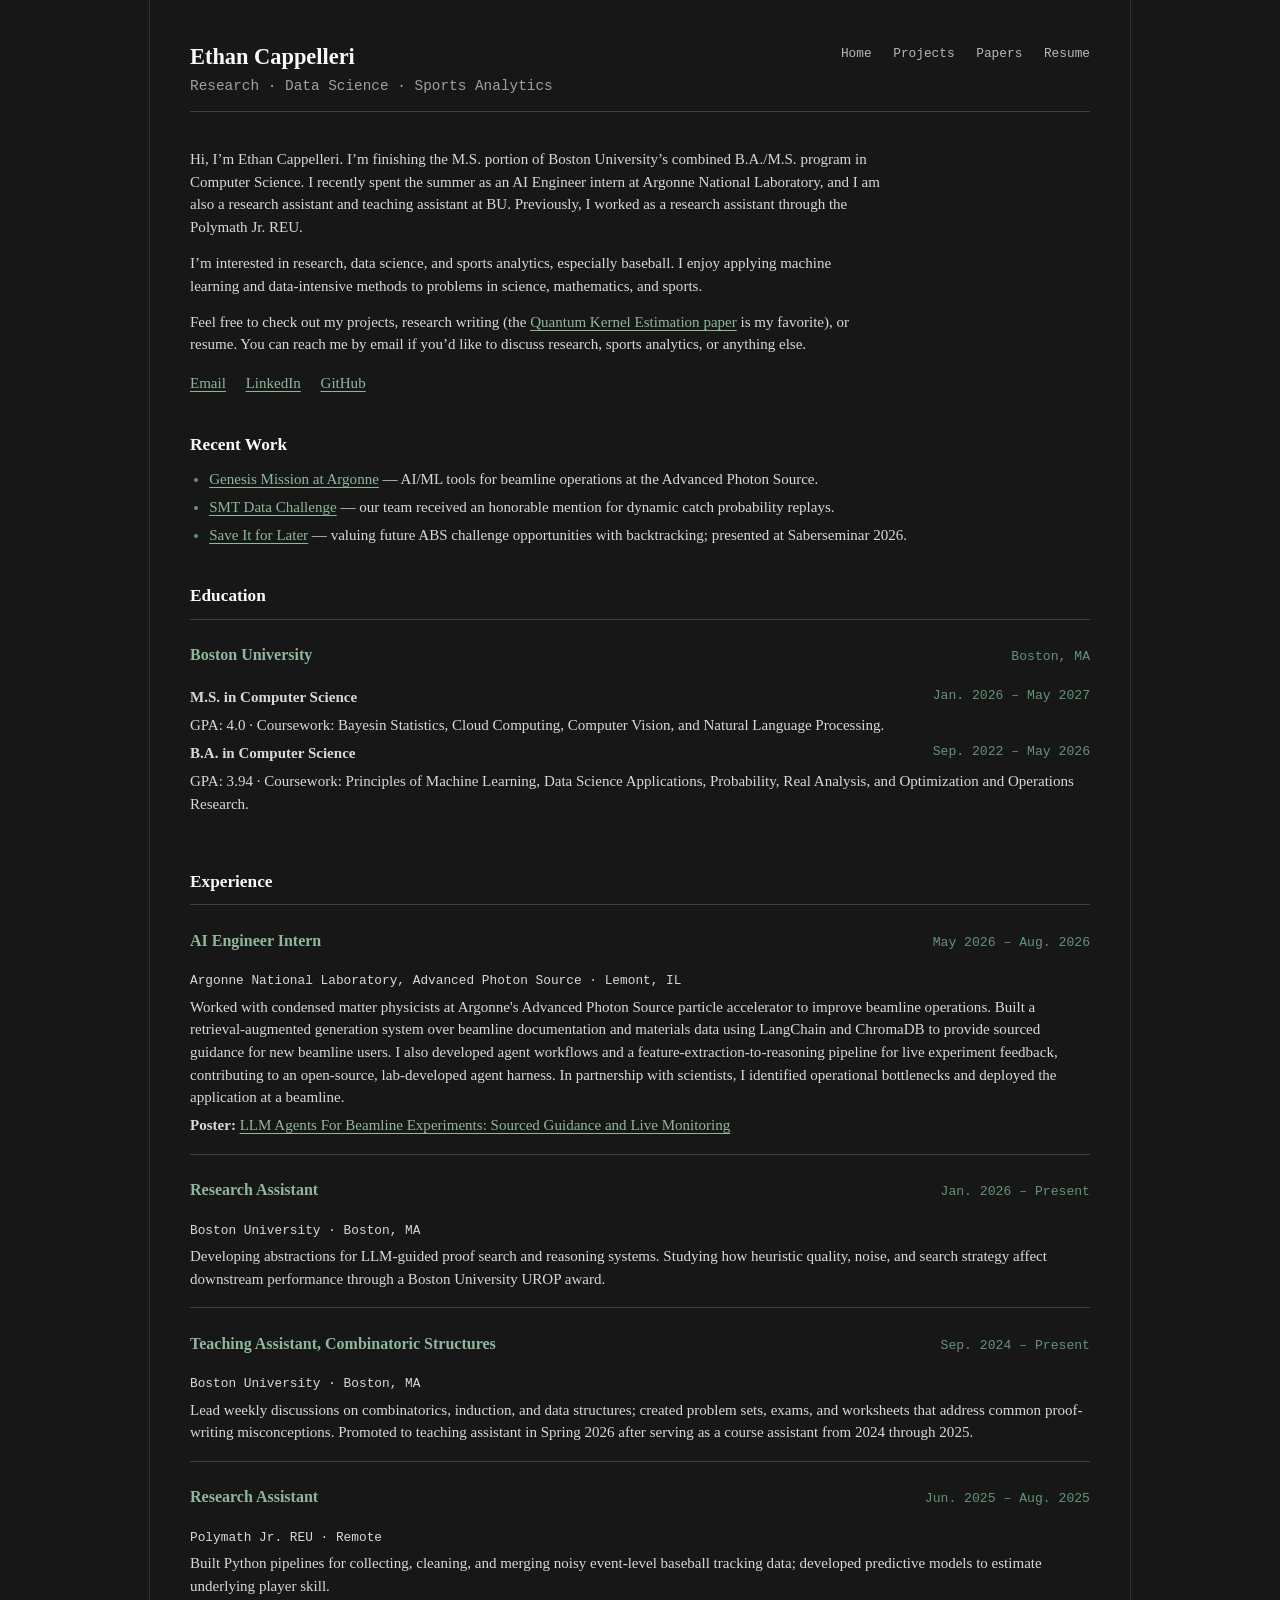
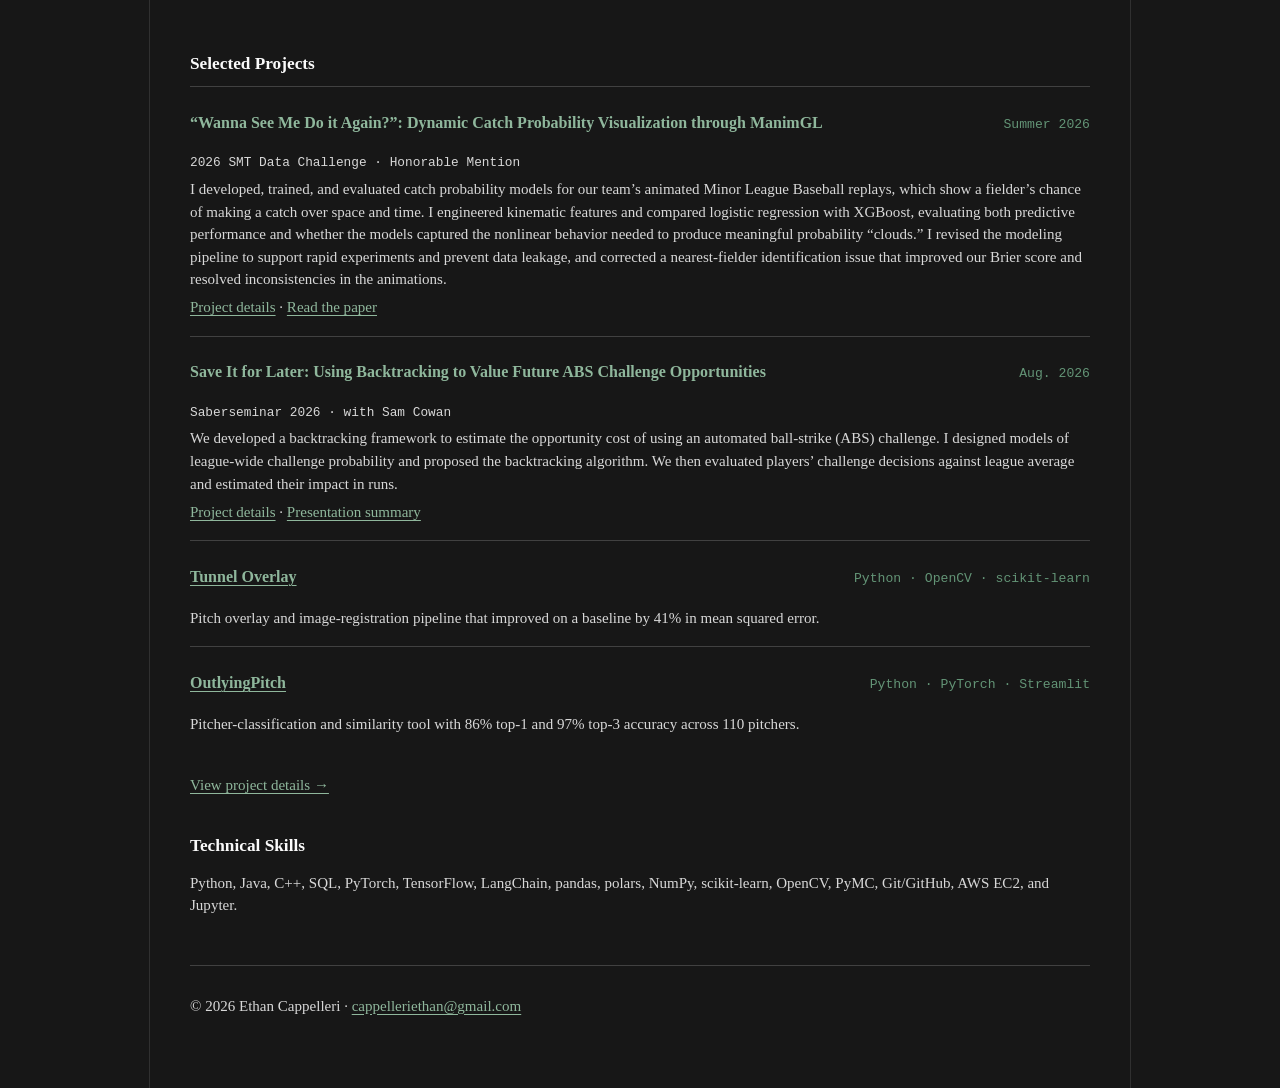
<file: index.html>
<!DOCTYPE html>
<html lang="en">
  <head>
    <meta charset="utf-8" />
    <meta name="viewport" content="width=device-width, initial-scale=1" />
    <title>Ethan Cappelleri | Computer Science</title>
    <meta name="description" content="Ethan Cappelleri's portfolio: machine learning, research, and sports analytics." />
    <link rel="stylesheet" href="style.css?v=20260731" />
  </head>
  <body>
    <div class="wrap">
      <header class="top">
        <div>
          <a class="name" href="index.html">Ethan Cappelleri</a>
          <p class="role">Research · Data Science · Sports Analytics</p>
        </div>
        <nav>
          <a href="index.html">Home</a>
          <a href="projects/index.html">Projects</a>
          <a href="papers/index.html">Papers</a>
          <a href="https://drive.google.com/file/d/11BqHwCXCdAV-9pjx_BJwzWeK-m0gnWLs/view?usp=sharing" target="_blank" rel="noreferrer">Resume</a>
        </nav>
      </header>

      <section class="intro">
        <p>
          Hi, I’m Ethan Cappelleri. I’m finishing the M.S. portion of Boston University’s combined
          B.A./M.S. program in Computer Science. I recently spent the summer as an AI Engineer
          intern at Argonne National Laboratory, and I am also a research assistant and teaching assistant
          at BU. Previously, I worked as a research assistant through the Polymath Jr. REU.
        </p>
        <p>
          I’m interested in research, data science, and sports analytics, especially baseball. I enjoy
          applying machine learning and data-intensive methods to problems in science, mathematics, and sports.
        </p>
        <p>
          Feel free to check out my projects, research writing (the <a href="papers/index.html">Quantum
          Kernel Estimation paper</a> is my favorite), or resume. You can reach me by email if you’d like
          to discuss research, sports analytics, or anything else.
        </p>
        <p class="socials">
          <a href="mailto:cappelleriethan@gmail.com">Email</a>
          <a href="https://www.linkedin.com/in/ethan-cappelleri" target="_blank" rel="noreferrer">LinkedIn</a>
          <a href="https://github.com/BlueSinceILeftYou" target="_blank" rel="noreferrer">GitHub</a>
        </p>
      </section>

      <section class="section recent-work">
        <h2>Recent Work</h2>
        <ul>
          <li><a href="#argonne">Genesis Mission at Argonne</a> — AI/ML tools for beamline operations at the Advanced Photon Source.</li>
          <li><a href="#smt-data-challenge">SMT Data Challenge</a> — our team received an honorable mention for dynamic catch probability replays.</li>
          <li><a href="#abs-challenges">Save It for Later</a> — valuing future ABS challenge opportunities with backtracking; presented at Saberseminar 2026.</li>
        </ul>
      </section>

      <section class="section">
        <h2>Education</h2>
        <article class="entry">
          <div class="entry-heading">
            <h3>Boston University</h3>
            <p>Boston, MA</p>
          </div>
          <p><strong>M.S. in Computer Science</strong><span class="date">Jan. 2026 – May 2027</span></p>
          <p class="detail">GPA: 4.0 · Coursework: Bayesin Statistics, Cloud Computing, Computer Vision, and Natural Language Processing.</p>
          <p><strong>B.A. in Computer Science</strong><span class="date">Sep. 2022 – May 2026</span></p>
          <p class="detail">GPA: 3.94 · Coursework: Principles of Machine Learning, Data Science Applications, Probability, Real Analysis, and Optimization and Operations Research.</p>
        </article>
      </section>

      <section class="section">
        <h2>Experience</h2>
        <article class="entry" id="argonne">
          <div class="entry-heading">
            <h3>AI Engineer Intern</h3>
            <p>May 2026 – Aug. 2026</p>
          </div>
          <p class="organization">Argonne National Laboratory, Advanced Photon Source · Lemont, IL</p>
          <p>Worked with condensed matter physicists at Argonne's Advanced Photon Source particle accelerator to improve beamline operations. Built a retrieval-augmented generation system over beamline documentation and materials data using LangChain and ChromaDB to provide sourced guidance for new beamline users. I also developed agent workflows and a feature-extraction-to-reasoning pipeline for live experiment feedback, contributing to an open-source, lab-developed agent harness. In partnership with scientists, I identified operational bottlenecks and deployed the application at a beamline.</p>
          <p class="detail"><strong>Poster:</strong> <a href="https://drive.google.com/file/d/101OfOWiYaTCcd6cesK_aD-0bdAFpBRI1/view?usp=sharing" target="_blank" rel="noreferrer">LLM Agents For Beamline Experiments: Sourced Guidance and Live Monitoring</a></p>
        </article>

        <article class="entry">
          <div class="entry-heading">
            <h3>Research Assistant</h3>
            <p>Jan. 2026 – Present</p>
          </div>
          <p class="organization">Boston University · Boston, MA</p>
          <p>Developing abstractions for LLM-guided proof search and reasoning systems. Studying how heuristic quality, noise, and search strategy affect downstream performance through a Boston University UROP award.</p>
        </article>

        <article class="entry">
          <div class="entry-heading">
            <h3>Teaching Assistant, Combinatoric Structures</h3>
            <p>Sep. 2024 – Present</p>
          </div>
          <p class="organization">Boston University · Boston, MA</p>
          <p>Lead weekly discussions on combinatorics, induction, and data structures; created problem sets, exams, and worksheets that address common proof-writing misconceptions. Promoted to teaching assistant in Spring 2026 after serving as a course assistant from 2024 through 2025.</p>
        </article>

        <article class="entry">
          <div class="entry-heading">
            <h3>Research Assistant</h3>
            <p>Jun. 2025 – Aug. 2025</p>
          </div>
          <p class="organization">Polymath Jr. REU · Remote</p>
          <p>Built Python pipelines for collecting, cleaning, and merging noisy event-level baseball tracking data; developed predictive models to estimate underlying player skill.</p>
        </article>
      </section>

      <section class="section">
        <h2>Selected Projects</h2>
        <article class="entry" id="smt-data-challenge">
          <div class="entry-heading">
            <h3>“Wanna See Me Do it Again?”: Dynamic Catch Probability Visualization through ManimGL</h3>
            <p>Summer 2026</p>
          </div>
          <p class="organization">2026 SMT Data Challenge · Honorable Mention</p>
          <p>I developed, trained, and evaluated catch probability models for our team’s animated Minor League Baseball replays, which show a fielder’s chance of making a catch over space and time. I engineered kinematic features and compared logistic regression with XGBoost, evaluating both predictive performance and whether the models captured the nonlinear behavior needed to produce meaningful probability “clouds.” I revised the modeling pipeline to support rapid experiments and prevent data leakage, and corrected a nearest-fielder identification issue that improved our Brier score and resolved inconsistencies in the animations.</p>
          <p class="detail"><a href="projects/index.html#smt-data-challenge">Project details</a> · <a href="papers/index.html#smt-data-challenge">Read the paper</a></p>
        </article>
        <article class="entry" id="abs-challenges">
          <div class="entry-heading">
            <h3>Save It for Later: Using Backtracking to Value Future ABS Challenge Opportunities</h3>
            <p>Aug. 2026</p>
          </div>
          <p class="organization">Saberseminar 2026 · with Sam Cowan</p>
          <p>We developed a backtracking framework to estimate the opportunity cost of using an automated ball-strike (ABS) challenge. I designed models of league-wide challenge probability and proposed the backtracking algorithm. We then evaluated players’ challenge decisions against league average and estimated their impact in runs.</p>
          <p class="detail"><a href="projects/index.html#abs-challenges">Project details</a> · <a href="papers/index.html#abs-challenges">Presentation summary</a></p>
        </article>
        <article class="entry">
          <div class="entry-heading">
            <h3><a href="projects/index.html#tunnel-overlay">Tunnel Overlay</a></h3>
            <p>Python · OpenCV · scikit-learn</p>
          </div>
          <p>Pitch overlay and image-registration pipeline that improved on a baseline by 41% in mean squared error.</p>
        </article>
        <article class="entry">
          <div class="entry-heading">
            <h3><a href="projects/index.html#outlyingpitch">OutlyingPitch</a></h3>
            <p>Python · PyTorch · Streamlit</p>
          </div>
          <p>Pitcher-classification and similarity tool with 86% top-1 and 97% top-3 accuracy across 110 pitchers.</p>
        </article>
        <p class="more-link"><a href="projects/index.html">View project details →</a></p>
      </section>

      <section class="section">
        <h2>Technical Skills</h2>
        <p>
          Python, Java, C++, SQL, PyTorch, TensorFlow, LangChain, pandas, polars, NumPy,
          scikit-learn, OpenCV, PyMC, Git/GitHub, AWS EC2, and Jupyter.
        </p>
      </section>

      <footer>
        <p>© 2026 Ethan Cappelleri · <a href="mailto:cappelleriethan@gmail.com">cappelleriethan@gmail.com</a></p>
      </footer>
    </div>
  </body>
</html>
</file>
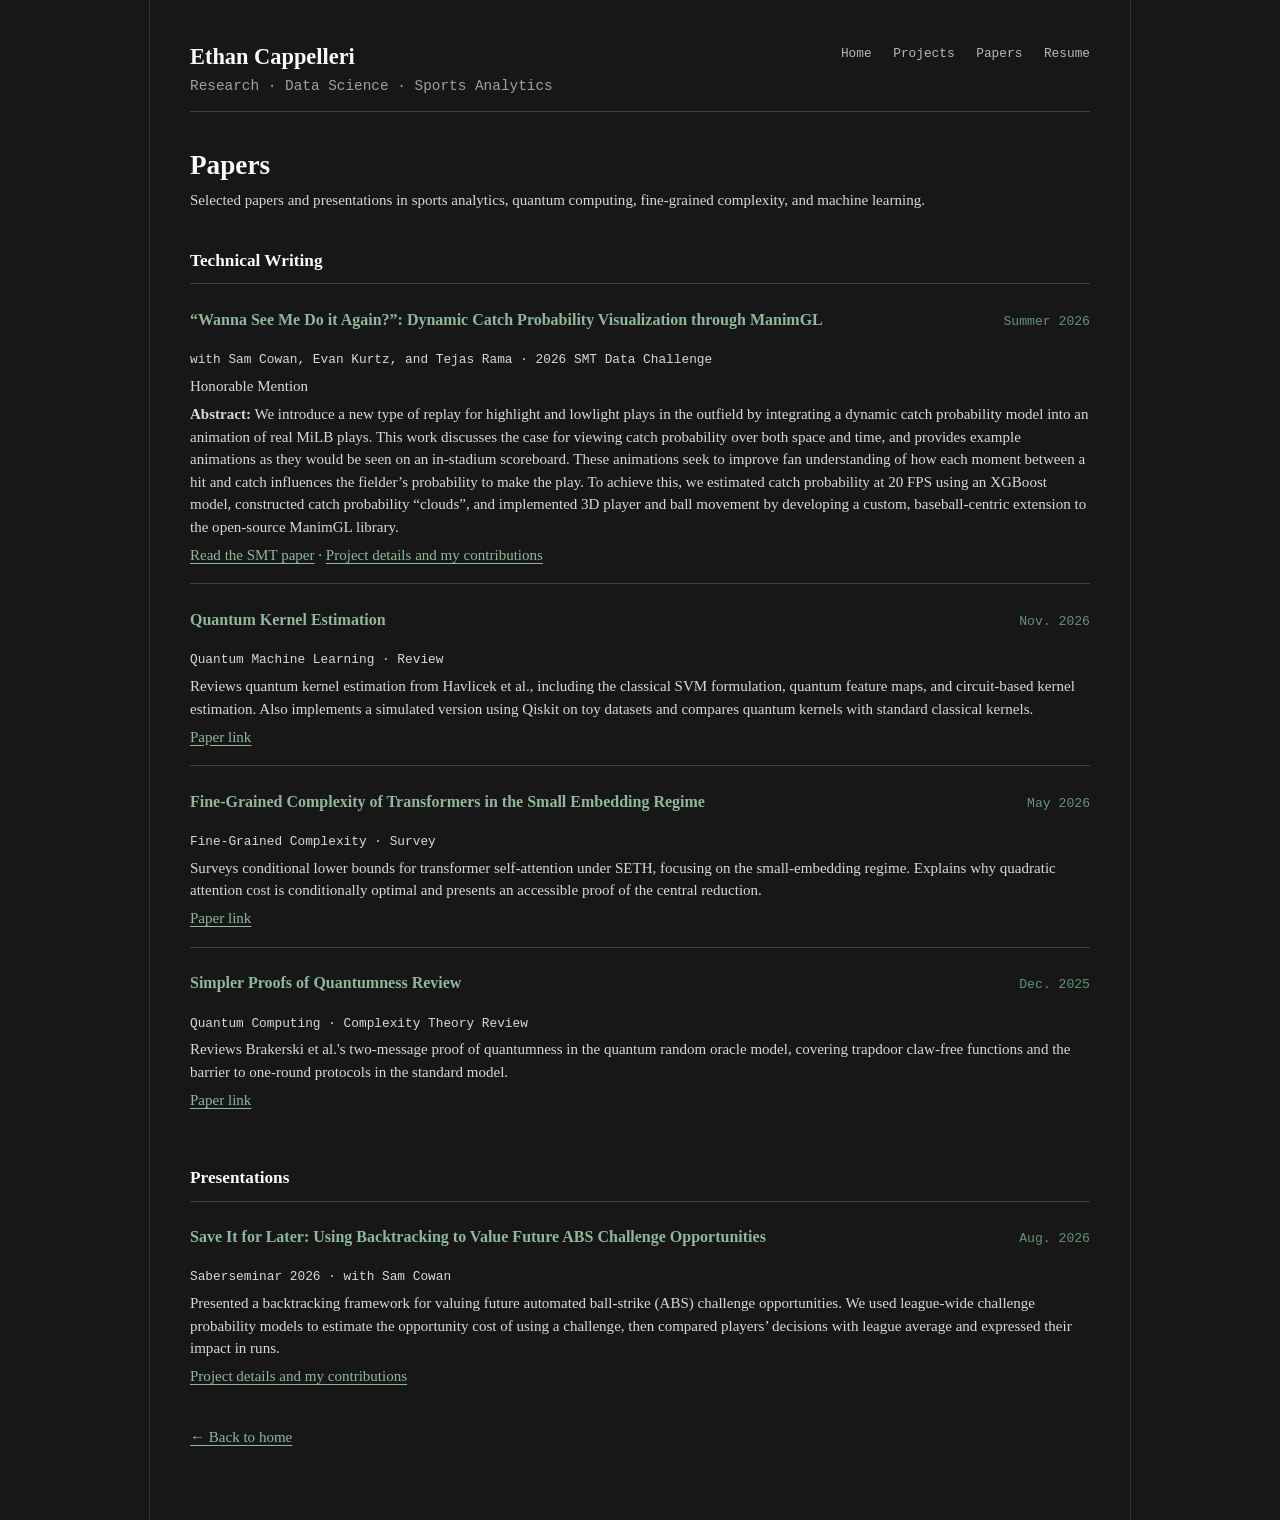
<file: papers/index.html>
<!DOCTYPE html>
<html lang="en">
  <head>
    <meta charset="utf-8" />
    <meta name="viewport" content="width=device-width, initial-scale=1" />
    <title>Papers | Ethan Cappelleri</title>
    <link rel="stylesheet" href="../style.css?v=20260731" />
  </head>
  <body>
    <div class="wrap">
      <header class="top">
        <div>
          <a class="name" href="../index.html">Ethan Cappelleri</a>
          <p class="role">Research · Data Science · Sports Analytics</p>
        </div>
        <nav>
          <a href="../index.html">Home</a>
          <a href="../projects/index.html">Projects</a>
          <a href="index.html">Papers</a>
          <a href="https://drive.google.com/file/d/11BqHwCXCdAV-9pjx_BJwzWeK-m0gnWLs/view?usp=sharing" target="_blank" rel="noreferrer">Resume</a>
        </nav>
      </header>

      <h1>Papers</h1>
      <p class="page-summary">Selected papers and presentations in sports analytics, quantum computing, fine-grained complexity, and machine learning.</p>

      <section class="section">
        <h2>Technical Writing</h2>

        <article class="entry" id="smt-data-challenge">
          <div class="entry-heading">
            <h3>“Wanna See Me Do it Again?”: Dynamic Catch Probability Visualization through ManimGL</h3>
            <p>Summer 2026</p>
          </div>
          <p class="organization">with Sam Cowan, Evan Kurtz, and Tejas Rama · 2026 SMT Data Challenge</p>
          <p class="outcome">Honorable Mention</p>
          <p><strong>Abstract:</strong> We introduce a new type of replay for highlight and lowlight plays in the outfield by integrating a dynamic catch
            probability model into an animation of real MiLB plays. This work discusses the case for viewing catch probability over both
            space and time, and provides example animations as they would be seen on an in-stadium scoreboard. These animations seek to improve
            fan understanding of how each moment between a hit and catch influences the fielder’s probability to make the play.
            To achieve this, we estimated catch probability at 20 FPS using an XGBoost model, constructed catch probability “clouds”, and
            implemented 3D player and ball movement by developing a custom, baseball-centric extension to the open-source ManimGL library.</p>
          <p class="detail"><a href="https://drive.google.com/file/d/1j08EvXR9qI5xE1o0XBWep1kIfKR2jeYZ/view?usp=sharing" target="_blank" rel="noreferrer">Read the SMT paper</a> · <a href="../projects/index.html#smt-data-challenge">Project details and my contributions</a></p>
        </article>

        <article class="entry">
          <div class="entry-heading">
            <h3>Quantum Kernel Estimation</h3>
            <p>Nov. 2026</p>
          </div>
          <p class="organization">Quantum Machine Learning · Review</p>
          <p>Reviews quantum kernel estimation from Havlicek et al., including the classical SVM formulation, quantum feature maps, and circuit-based kernel estimation. Also implements a simulated version using Qiskit on toy datasets and compares quantum kernels with standard classical kernels.</p>
          <p class="detail"><a href="https://drive.google.com/file/d/1fPT7NHiVvfwCIVHTc8S1MaHPc0-YzqWA/view?usp=sharing" target="_blank" rel="noreferrer">Paper link</a></p>
        </article>

        <article class="entry">
          <div class="entry-heading">
            <h3>Fine-Grained Complexity of Transformers in the Small Embedding Regime</h3>
            <p>May 2026</p>
          </div>
          <p class="organization">Fine-Grained Complexity · Survey</p>
          <p>Surveys conditional lower bounds for transformer self-attention under SETH, focusing on the small-embedding regime. Explains why quadratic attention cost is conditionally optimal and presents an accessible proof of the central reduction.</p>
          <p class="detail"><a href="https://drive.google.com/file/d/1w0Ufu3rSFqyKoXHzKoHtiPkermFs-V6u/view?usp=sharing" target="_blank" rel="noreferrer">Paper link</a></p>
        </article>

        <article class="entry">
          <div class="entry-heading">
            <h3>Simpler Proofs of Quantumness Review</h3>
            <p>Dec. 2025</p>
          </div>
          <p class="organization">Quantum Computing · Complexity Theory Review</p>
          <p>Reviews Brakerski et al.'s two-message proof of quantumness in the quantum random oracle model, covering trapdoor claw-free functions and the barrier to one-round protocols in the standard model.</p>
          <p class="detail"><a href="https://drive.google.com/file/d/1wLGAmaeNnU4BfXYcSalwW8cthvkSBWYK/view?usp=sharing" target="_blank" rel="noreferrer">Paper link</a></p>
        </article>
      </section>
      <section class="section">
        <h2>Presentations</h2>
        <article class="entry" id="abs-challenges">
          <div class="entry-heading">
            <h3>Save It for Later: Using Backtracking to Value Future ABS Challenge Opportunities</h3>
            <p>Aug. 2026</p>
          </div>
          <p class="organization">Saberseminar 2026 · with Sam Cowan</p>
          <p>Presented a backtracking framework for valuing future automated ball-strike (ABS) challenge opportunities. We used league-wide challenge probability models to estimate the opportunity cost of using a challenge, then compared players’ decisions with league average and expressed their impact in runs.</p>
          <p class="detail"><a href="../projects/index.html#abs-challenges">Project details and my contributions</a></p>
        </article>
      </section>
      <p class="more-link"><a href="../index.html">← Back to home</a></p>
    </div>
  </body>
</html>
</file>
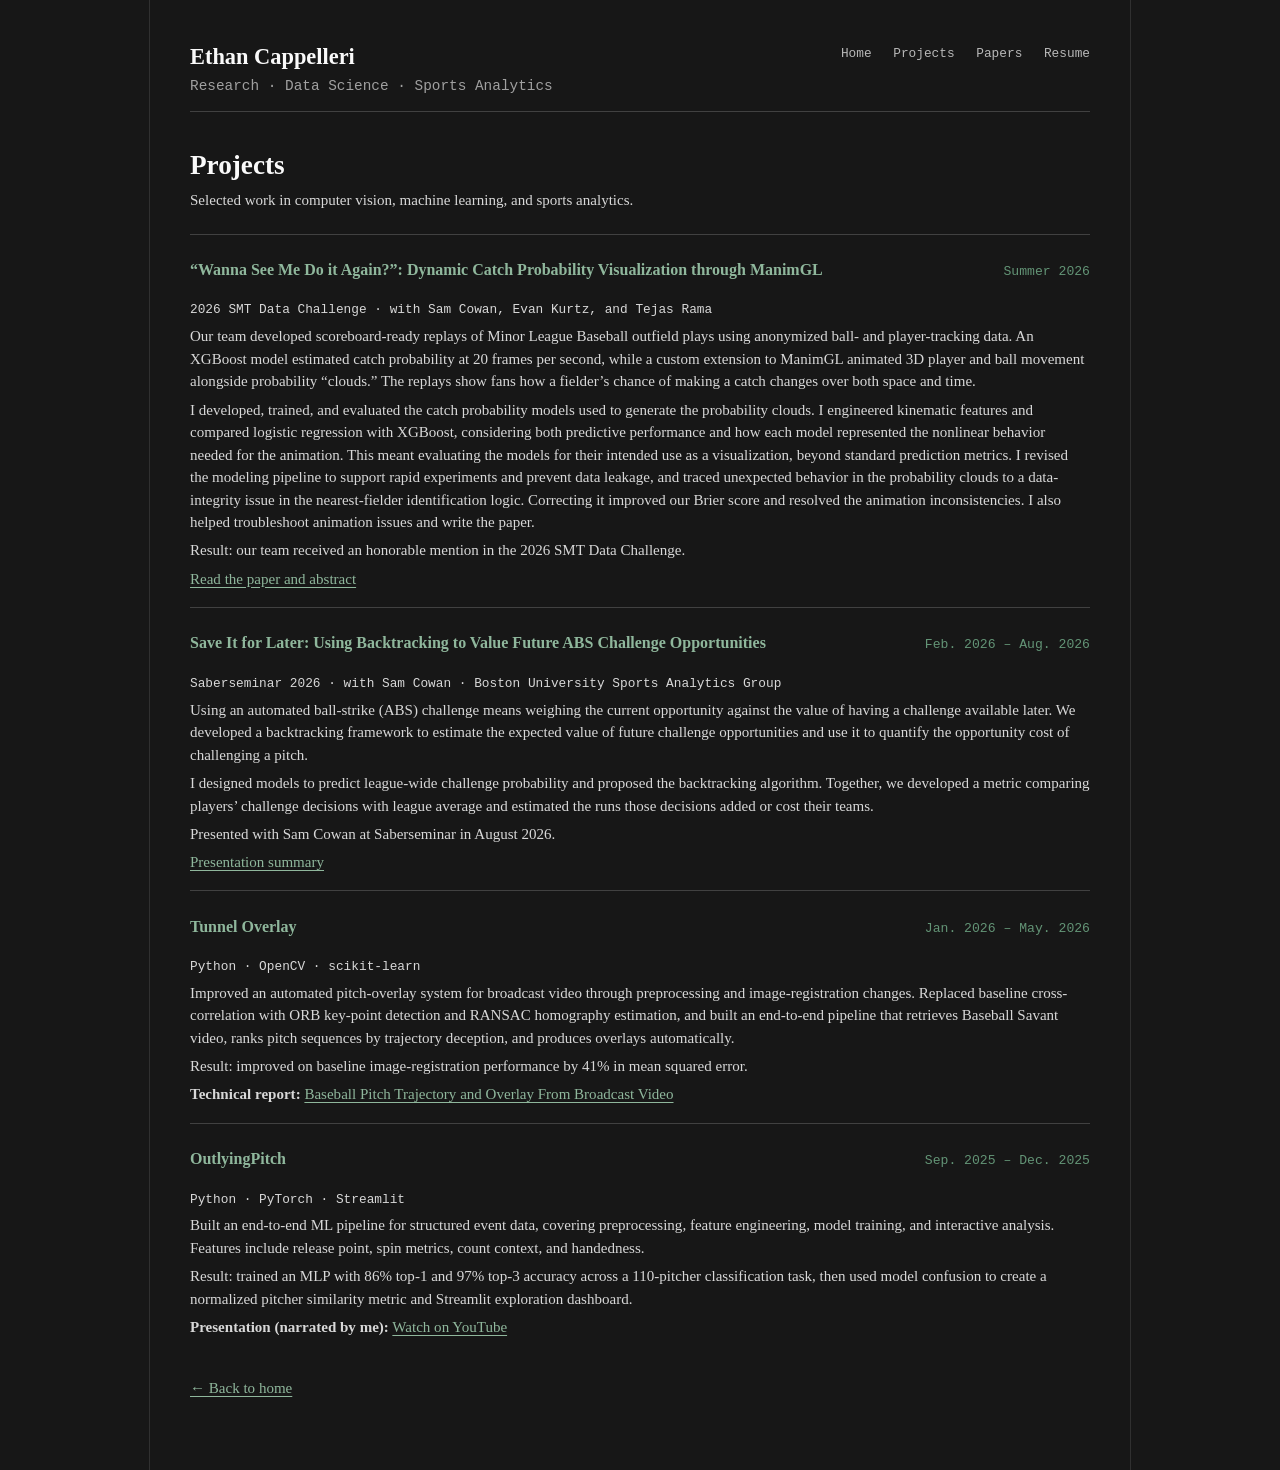
<file: projects/index.html>
<!DOCTYPE html>
<html lang="en">
  <head>
    <meta charset="utf-8" />
    <meta name="viewport" content="width=device-width, initial-scale=1" />
    <title>Projects | Ethan Cappelleri</title>
    <link rel="stylesheet" href="../style.css?v=20260731" />
  </head>
  <body>
    <div class="wrap">
      <header class="top">
        <div>
          <a class="name" href="../index.html">Ethan Cappelleri</a>
          <p class="role">Research · Data Science · Sports Analytics</p>
        </div>
        <nav>
          <a href="../index.html">Home</a>
          <a href="index.html">Projects</a>
          <a href="../papers/index.html">Papers</a>
          <a href="https://drive.google.com/file/d/11BqHwCXCdAV-9pjx_BJwzWeK-m0gnWLs/view?usp=sharing" target="_blank" rel="noreferrer">Resume</a>
        </nav>
      </header>

      <h1>Projects</h1>
      <p class="page-summary">Selected work in computer vision, machine learning, and sports analytics.</p>

      <article class="project" id="smt-data-challenge">
        <div class="entry-heading">
          <h2>“Wanna See Me Do it Again?”: Dynamic Catch Probability Visualization through ManimGL</h2>
          <p>Summer 2026</p>
        </div>
        <p class="organization">2026 SMT Data Challenge · with Sam Cowan, Evan Kurtz, and Tejas Rama</p>
        <p>Our team developed scoreboard-ready replays of Minor League Baseball outfield plays using anonymized ball- and player-tracking data. An XGBoost model estimated catch probability at 20 frames per second, while a custom extension to ManimGL animated 3D player and ball movement alongside probability “clouds.” The replays show fans how a fielder’s chance of making a catch changes over both space and time.</p>
        <p>I developed, trained, and evaluated the catch probability models used to generate the probability clouds. I engineered kinematic features and compared logistic regression with XGBoost, considering both predictive performance and how each model represented the nonlinear behavior needed for the animation. This meant evaluating the models for their intended use as a visualization, beyond standard prediction metrics. I revised the modeling pipeline to support rapid experiments and prevent data leakage, and traced unexpected behavior in the probability clouds to a data-integrity issue in the nearest-fielder identification logic. Correcting it improved our Brier score and resolved the animation inconsistencies. I also helped troubleshoot animation issues and write the paper.</p>
        <p class="outcome">Result: our team received an honorable mention in the 2026 SMT Data Challenge.</p>
        <p class="detail"><a href="../papers/index.html#smt-data-challenge">Read the paper and abstract</a></p>
      </article>

      <article class="project" id="abs-challenges">
        <div class="entry-heading">
          <h2>Save It for Later: Using Backtracking to Value Future ABS Challenge Opportunities</h2>
          <p>Feb. 2026 – Aug. 2026</p>
        </div>
        <p class="organization">Saberseminar 2026 · with Sam Cowan · Boston University Sports Analytics Group</p>
        <p>Using an automated ball-strike (ABS) challenge means weighing the current opportunity against the value of having a challenge available later. We developed a backtracking framework to estimate the expected value of future challenge opportunities and use it to quantify the opportunity cost of challenging a pitch.</p>
        <p>I designed models to predict league-wide challenge probability and proposed the backtracking algorithm. Together, we developed a metric comparing players’ challenge decisions with league average and estimated the runs those decisions added or cost their teams.</p>
        <p class="outcome">Presented with Sam Cowan at Saberseminar in August 2026.</p>
        <p class="detail"><a href="../papers/index.html#abs-challenges">Presentation summary</a></p>
      </article>

      <article class="project" id="tunnel-overlay">
        <div class="entry-heading">
          <h2>Tunnel Overlay</h2>
          <p>Jan. 2026 – May. 2026</p>
        </div>
        <p class="organization">Python · OpenCV · scikit-learn</p>
        <p>Improved an automated pitch-overlay system for broadcast video through preprocessing and image-registration changes. Replaced baseline cross-correlation with ORB key-point detection and RANSAC homography estimation, and built an end-to-end pipeline that retrieves Baseball Savant video, ranks pitch sequences by trajectory deception, and produces overlays automatically.</p>
        <p class="outcome">Result: improved on baseline image-registration performance by 41% in mean squared error.</p>
        <p class="detail"><strong>Technical report:</strong> <a href="../papers/PitchOverlay%20paper.pdf" target="_blank" rel="noreferrer">Baseball Pitch Trajectory and Overlay From Broadcast Video</a></p>
      </article>

      <article class="project" id="outlyingpitch">
        <div class="entry-heading">
          <h2>OutlyingPitch</h2>
          <p>Sep. 2025 – Dec. 2025</p>
        </div>
        <p class="organization">Python · PyTorch · Streamlit</p>
        <p>Built an end-to-end ML pipeline for structured event data, covering preprocessing, feature engineering, model training, and interactive analysis. Features include release point, spin metrics, count context, and handedness.</p>
        <p class="outcome">Result: trained an MLP with 86% top-1 and 97% top-3 accuracy across a 110-pitcher classification task, then used model confusion to create a normalized pitcher similarity metric and Streamlit exploration dashboard.</p>
        <p class="detail"><strong>Presentation (narrated by me):</strong> <a href="https://www.youtube.com/watch?v=qRGzYdCre7g" target="_blank" rel="noreferrer">Watch on YouTube</a></p>
      </article>

      <p class="more-link"><a href="../index.html">← Back to home</a></p>
    </div>
  </body>
</html>
</file>
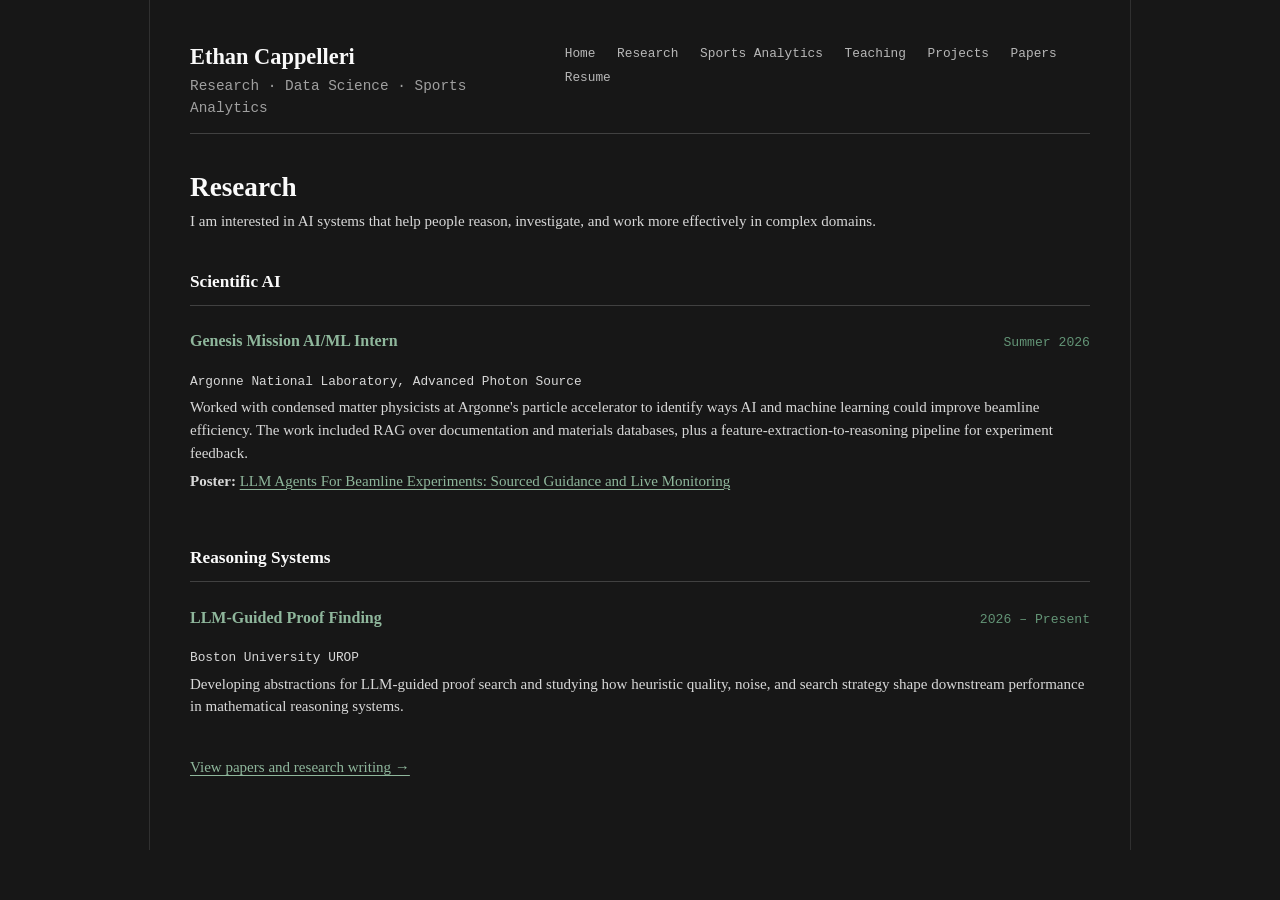
<file: research/index.html>
<!DOCTYPE html>
<html lang="en">
  <head>
    <meta charset="utf-8" />
    <meta name="viewport" content="width=device-width, initial-scale=1" />
    <title>Research | Ethan Cappelleri</title>
    <meta name="description" content="Research in scientific AI, reasoning systems, and machine learning by Ethan Cappelleri." />
    <link rel="stylesheet" href="../style.css?v=20260731" />
  </head>
  <body>
    <div class="wrap">
      <header class="top">
        <div>
          <a class="name" href="../index.html">Ethan Cappelleri</a>
          <p class="role">Research · Data Science · Sports Analytics</p>
        </div>
        <nav>
          <a href="../index.html">Home</a>
          <a href="index.html">Research</a>
          <a href="../sports/index.html">Sports Analytics</a>
          <a href="../teaching/index.html">Teaching</a>
          <a href="../projects/index.html">Projects</a>
          <a href="../papers/index.html">Papers</a>
          <a href="https://drive.google.com/file/d/14j_sIJBOKbME2xVmuZyUedzZVhjzOhyR/view?usp=sharing" target="_blank" rel="noreferrer">Resume</a>
        </nav>
      </header>

      <h1>Research</h1>
      <p class="page-summary">I am interested in AI systems that help people reason, investigate, and work more effectively in complex domains.</p>

      <section class="section">
        <h2>Scientific AI</h2>
        <article class="entry">
          <div class="entry-heading">
            <h3>Genesis Mission AI/ML Intern</h3>
            <p>Summer 2026</p>
          </div>
          <p class="organization">Argonne National Laboratory, Advanced Photon Source</p>
          <p>Worked with condensed matter physicists at Argonne's particle accelerator to identify ways AI and machine learning could improve beamline efficiency. The work included RAG over documentation and materials databases, plus a feature-extraction-to-reasoning pipeline for experiment feedback.</p>
          <p class="detail"><strong>Poster:</strong> <a href="https://drive.google.com/file/d/101OfOWiYaTCcd6cesK_aD-0bdAFpBRI1/view?usp=sharing" target="_blank" rel="noreferrer">LLM Agents For Beamline Experiments: Sourced Guidance and Live Monitoring</a></p>
        </article>
      </section>

      <section class="section">
        <h2>Reasoning Systems</h2>
        <article class="entry">
          <div class="entry-heading">
            <h3>LLM-Guided Proof Finding</h3>
            <p>2026 – Present</p>
          </div>
          <p class="organization">Boston University UROP</p>
          <p>Developing abstractions for LLM-guided proof search and studying how heuristic quality, noise, and search strategy shape downstream performance in mathematical reasoning systems.</p>
        </article>
      </section>

      <p class="more-link"><a href="../papers/index.html">View papers and research writing →</a></p>
    </div>
  </body>
</html>
</file>
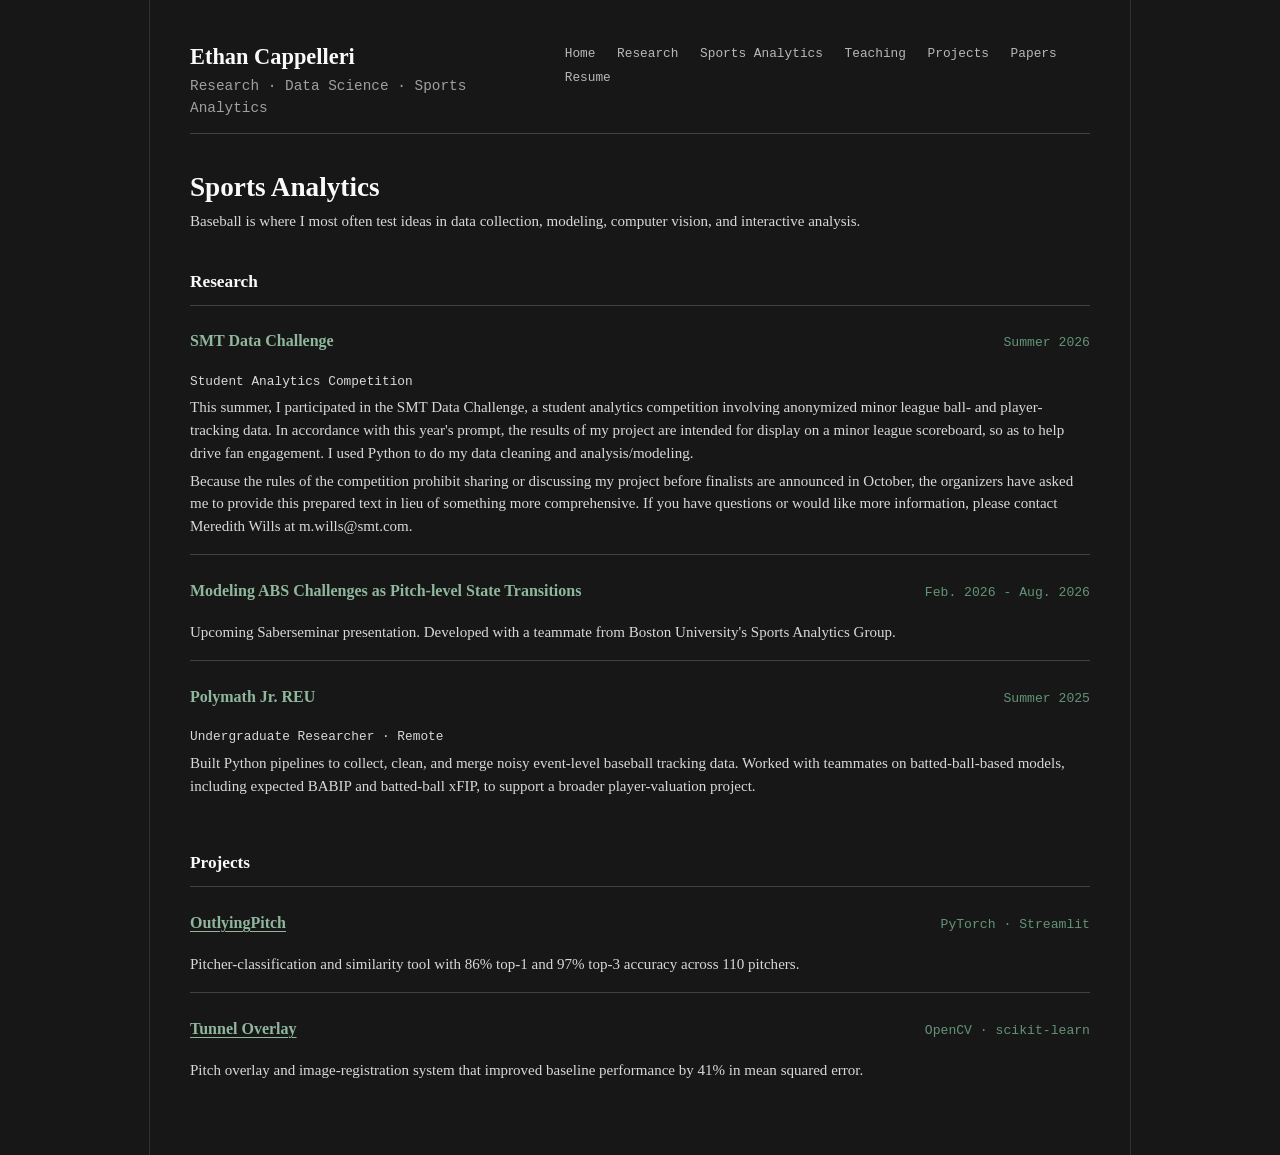
<file: sports/index.html>
<!DOCTYPE html>
<html lang="en">
  <head>
    <meta charset="utf-8" />
    <meta name="viewport" content="width=device-width, initial-scale=1" />
    <title>Sports Analytics | Ethan Cappelleri</title>
    <meta name="description" content="Baseball research, machine learning, and computer vision projects by Ethan Cappelleri." />
    <link rel="stylesheet" href="../style.css?v=20260731" />
  </head>
  <body>
    <div class="wrap">
      <header class="top">
        <div>
          <a class="name" href="../index.html">Ethan Cappelleri</a>
          <p class="role">Research · Data Science · Sports Analytics</p>
        </div>
        <nav>
          <a href="../index.html">Home</a>
          <a href="../research/index.html">Research</a>
          <a href="index.html">Sports Analytics</a>
          <a href="../teaching/index.html">Teaching</a>
          <a href="../projects/index.html">Projects</a>
          <a href="../papers/index.html">Papers</a>
          <a href="https://drive.google.com/file/d/14j_sIJBOKbME2xVmuZyUedzZVhjzOhyR/view?usp=sharing" target="_blank" rel="noreferrer">Resume</a>
        </nav>
      </header>

      <h1>Sports Analytics</h1>
      <p class="page-summary">Baseball is where I most often test ideas in data collection, modeling, computer vision, and interactive analysis.</p>

      <section class="section">
        <h2>Research</h2>
        <article class="entry">
          <div class="entry-heading">
            <h3>SMT Data Challenge</h3>
            <p>Summer 2026</p>
          </div>
          <p class="organization">Student Analytics Competition</p>
          <p>This summer, I participated in the SMT Data Challenge, a student analytics competition involving anonymized minor league ball- and player-tracking data. In accordance with this year's prompt, the results of my project are intended for display on a minor league scoreboard, so as to help drive fan engagement. I used Python to do my data cleaning and analysis/modeling.</p>
          <p class="detail">Because the rules of the competition prohibit sharing or discussing my project before finalists are announced in October, the organizers have asked me to provide this prepared text in lieu of something more comprehensive. If you have questions or would like more information, please contact Meredith Wills at m.wills@smt.com.</p>
        </article>
        <article class="entry">
          <div class="entry-heading">
            <h3>Modeling ABS Challenges as Pitch-level State Transitions</h3>
            <p>Feb. 2026 - Aug. 2026</p>
          </div>
          <p>Upcoming Saberseminar presentation. Developed with a teammate from Boston University's Sports Analytics Group.</p>
        </article>
        <article class="entry">
          <div class="entry-heading">
            <h3>Polymath Jr. REU</h3>
            <p>Summer 2025</p>
          </div>
          <p class="organization">Undergraduate Researcher · Remote</p>
          <p>Built Python pipelines to collect, clean, and merge noisy event-level baseball tracking data. Worked with teammates on batted-ball-based models, including expected BABIP and batted-ball xFIP, to support a broader player-valuation project.</p>
        </article>
        
      </section>

      <section class="section">
        <h2>Projects</h2>
        <article class="entry">
          <div class="entry-heading">
            <h3><a href="../projects/index.html#outlyingpitch">OutlyingPitch</a></h3>
            <p>PyTorch · Streamlit</p>
          </div>
          <p>Pitcher-classification and similarity tool with 86% top-1 and 97% top-3 accuracy across 110 pitchers.</p>
        </article>
        <article class="entry">
          <div class="entry-heading">
            <h3><a href="../projects/index.html#tunnel-overlay">Tunnel Overlay</a></h3>
            <p>OpenCV · scikit-learn</p>
          </div>
          <p>Pitch overlay and image-registration system that improved baseline performance by 41% in mean squared error.</p>
        </article>
      </section>
    </div>
  </body>
</html>
</file>
<file: style.css>
:root {
  --background: #171717;
  --surface: #222222;
  --border: #414141;
  --text: #d8d8d8;
  --muted: #a0a0a0;
  --heading: #fafafa;
  --accent: #639476;
  --accent-strong: #8fb79c;
  --mono: "SFMono-Regular", Consolas, "Liberation Mono", monospace;
}

body {
  margin: 0;
  font-family: Georgia, "Times New Roman", serif;
  line-height: 1.5;
  color: var(--text);
  background: var(--background);
}

.wrap {
  position: relative;
  max-width: 900px;
  margin: 0 auto;
  padding: 2.5rem 2.5rem 3.5rem;
  border-right: 1px solid #303030;
  border-left: 1px solid #303030;
}

.top {
  display: flex;
  justify-content: space-between;
  align-items: flex-start;
  gap: 1rem;
  margin-bottom: 2.25rem;
  padding-bottom: 0.85rem;
  border-bottom: 1px solid var(--border);
}

.name {
  font-weight: 700;
  letter-spacing: 0;
  text-decoration: none;
  color: var(--heading);
  font-size: 1.4rem;
}

.name:hover {
  color: var(--accent-strong);
}

.role {
  margin: 0.15rem 0 0;
  color: var(--muted);
  font-family: var(--mono);
  font-size: 0.9rem;
}

nav a {
  position: relative;
  margin-left: 1.1rem;
  color: #b8b8b8;
  font-family: var(--mono);
  text-decoration: none;
  font-size: 0.8rem;
}

nav a::after {
  position: absolute;
  right: 0;
  bottom: -0.35rem;
  left: 0;
  height: 1px;
  background: var(--accent-strong);
  content: "";
  transform: scaleX(0);
  transform-origin: left;
  transition: transform 160ms ease;
}

nav a:hover,
nav a:focus-visible {
  color: var(--accent-strong);
}

nav a:hover::after,
nav a:focus-visible::after {
  transform: scaleX(1);
}

h1,
h2 {
  line-height: 1.25;
  color: var(--heading);
  font-weight: 700;
}

h1 {
  font-size: 1.7rem;
  margin: 0 0 0.4rem;
}

h2 {
  font-size: 1.08rem;
  margin: 0 0 0.75rem;
  text-transform: none;
  letter-spacing: 0;
  color: var(--heading);
  font-family: Georgia, "Times New Roman", serif;
}

p,
li {
  color: var(--text);
  font-size: 0.94rem;
}

.intro {
  max-width: 690px;
  margin-bottom: 2.5rem;
}

.intro p {
  margin: 0 0 0.85rem;
}

.intro .socials {
  margin: 1rem 0 0;
}

.socials a,
a {
  color: var(--accent-strong);
}

.socials a {
  display: inline-block;
  margin-right: 1rem;
  text-decoration-thickness: 1px;
  text-underline-offset: 0.22em;
  transition: color 160ms ease, transform 160ms ease;
}

.socials a:hover,
.socials a:focus-visible {
  color: var(--heading);
  transform: translateY(-2px);
}

.section {
  margin-top: 2.4rem;
}

.recent-work ul {
  margin: 0;
  padding-left: 1.2rem;
}

.recent-work li {
  margin-top: 0.35rem;
}

.recent-work li::marker {
  color: var(--accent);
}

.pathways {
  display: grid;
  grid-template-columns: repeat(3, minmax(0, 1fr));
  gap: 0.75rem;
}

.pathway {
  min-height: 7.75rem;
  padding: 1rem;
  border: 1px solid var(--border);
  background: var(--surface);
  color: var(--text);
  text-decoration: none;
  transition: background-color 180ms ease, border-color 180ms ease, transform 180ms ease;
}

.pathway span,
.pathway small {
  display: block;
}

.pathway span {
  color: var(--heading);
  font-size: 1.05rem;
  font-weight: 700;
}

.pathway small {
  margin-top: 0.5rem;
  color: var(--text);
  font-family: var(--mono);
  font-size: 0.75rem;
  line-height: 1.5;
}

.pathway:hover,
.pathway:focus-visible {
  border-color: var(--accent);
  background: #2a2a2a;
  color: var(--heading);
  transform: translateY(-3px);
}

.entry,
.project {
  position: relative;
  border-top: 1px solid var(--border);
  padding: 0.9rem 0 1.05rem;
  transition: background-color 180ms ease, border-color 180ms ease, box-shadow 180ms ease, transform 180ms ease;
}

.entry::before,
.project::before {
  position: absolute;
  top: -1px;
  bottom: 0;
  left: -0.85rem;
  width: 2px;
  background: var(--accent);
  content: "";
  opacity: 0;
  transition: opacity 180ms ease;
}

.entry:hover,
.entry:focus-within,
.project:hover,
.project:focus-within {
  border-color: #5a5a5a;
  background: #242424;
  box-shadow: 0 10px 26px rgba(0, 0, 0, 0.12);
  transform: translateX(0.35rem);
}

.entry:hover::before,
.entry:focus-within::before,
.project:hover::before,
.project:focus-within::before {
  opacity: 1;
}

.entry-heading {
  display: flex;
  align-items: baseline;
  justify-content: space-between;
  gap: 1.5rem;
}

.entry h3,
.entry-heading h2 {
  margin: 0;
  color: var(--accent-strong);
  font-size: 1rem;
  font-weight: 700;
  letter-spacing: 0;
  text-transform: none;
}

.entry-heading p,
.date {
  color: var(--accent);
  font-family: var(--mono);
  font-size: 0.82rem;
  white-space: nowrap;
}

.entry > p,
.project > p {
  margin: 0.35rem 0 0;
}

.date {
  float: right;
}

.organization,
.detail,
.outcome {
  color: var(--text);
}

.organization {
  font-family: var(--mono);
  font-size: 0.8rem;
}

.page-summary {
  margin-top: 0;
  margin-bottom: 1.4rem;
}

.more-link {
  margin-top: 1.35rem;
}

a:not(.name) {
  text-decoration-thickness: 1px;
  text-underline-offset: 0.2em;
}

a:not(.name):hover,
a:not(.name):focus-visible {
  color: #f1f5ef;
}

a:focus-visible {
  outline: 2px solid var(--accent-strong);
  outline-offset: 4px;
}

footer {
  margin-top: 3rem;
  padding-top: 0.85rem;
  border-top: 1px solid var(--border);
  color: var(--muted);
  font-size: 0.95rem;
}

@media (prefers-reduced-motion: reduce) {
  *,
  *::before,
  *::after {
    scroll-behavior: auto;
    transition-duration: 0.01ms !important;
  }
}

@media (max-width: 640px) {
  .wrap {
    padding: 2rem 1.25rem 3rem;
    border: 0;
  }

  .top {
    flex-direction: column;
    margin-bottom: 2.25rem;
  }

  nav a {
    margin-left: 0;
    margin-right: 1rem;
  }

  .entry-heading {
    display: block;
  }

  .section {
    margin-top: 3rem;
  }

  .pathways {
    grid-template-columns: 1fr;
  }

  .pathway {
    min-height: auto;
  }

  .entry-heading p {
    margin: 0.25rem 0 0;
    white-space: normal;
  }

  .date {
    float: none;
    display: block;
    margin-top: 0.2rem;
  }

  .entry:hover,
  .entry:focus-within,
  .project:hover,
  .project:focus-within {
    transform: none;
  }
}
</file>
